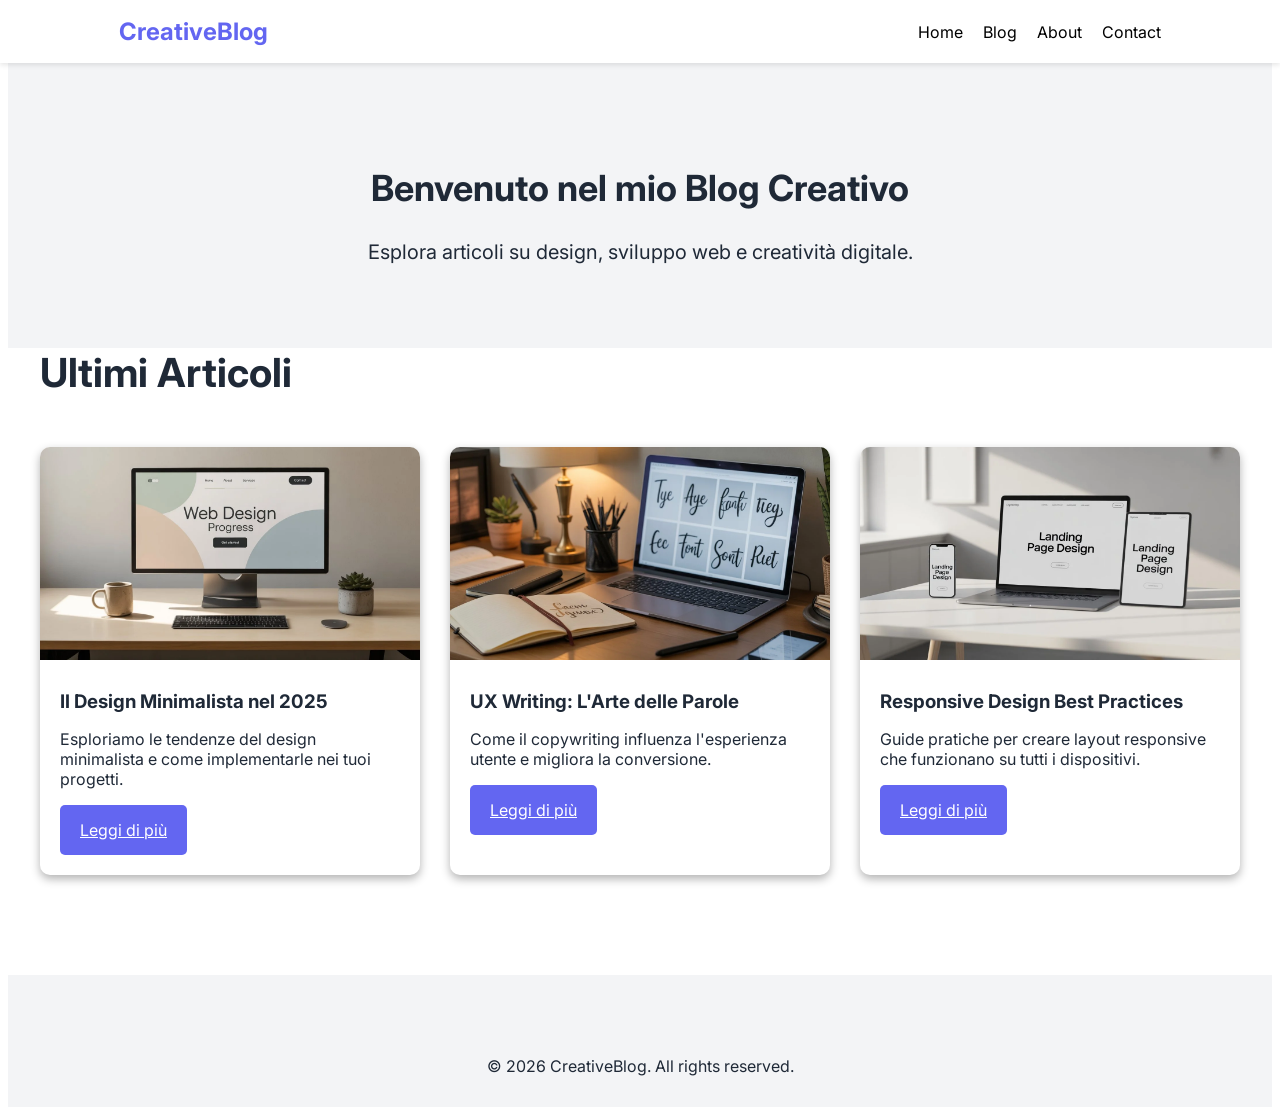
<file: CreativeBlog/html/index.html>
<!DOCTYPE html>
<html lang=it>
	<head>
		<!-- FONT NECESSARI -->
		<link rel="preconnect" href="https://fonts.googleapis.com">
		<link rel="preconnect" href="https://fonts.gstatic.com" crossorigin="">
		<link href="https://fonts.googleapis.com/css2?family=Inter:wght@400;500;600;700&amp;display=swap" rel="stylesheet">
		
		<link rel="stylesheet" href="../css/style.css">
		<meta charset="UTF-8">
		<title>Creative Blog - Portfolio</title>
	</head>
	<body>
		<header class="margine">
			<nav>
				<ul class="nav-list">
					<li class="nav-logo"><a href="index.html" id="logo" class="nav-link">CreativeBlog</a></li>
					<li><a href="index.html" class="nav-link">Home</a></li>
					<li><a href="page2.html" class="nav-link">Blog</a></li>
					<li><a href="page3.html" class="nav-link">About</a></li>
					<li><a href="page4.html" class="nav-link">Contact</a></li>
				</ul>
			</nav>
		</header>
		<main>
			<section class="hero">
				<div class="container fadein-title-index">
					<div class="fadein-title-index">
						<h1>Benvenuto nel mio Blog Creativo</h1>
					</div>
					<div class="fadein-subtitle-index">
						<p>Esplora articoli su design, sviluppo web e creatività digitale.</p>
					</div>
				</div>
			</section>

			<section class="margine">
				<div class="container">
					<h2>Ultimi Articoli</h2>

					<div class="article-box">
						<article class="fadein-article">
							<img src="../immagini/post-1.webp" alt="Il Design Minimalista nel 2025">
							<div class="article-interno">
								<h3>Il Design Minimalista nel 2025</h3>
								<p>Esploriamo le tendenze del design minimalista e come implementarle nei tuoi progetti.</p>
								<a href="article/article1.html" class="button">Leggi di più</a>
							</div>
						</article>

						<article class="fadein-article">
							<img src="../immagini/post-2.webp" alt="UX Writing: L'Arte delle Parole">
							<div class="article-interno">
								<h3>UX Writing: L'Arte delle Parole</h3>
								<p>Come il copywriting influenza l'esperienza utente e migliora la conversione.</p>
								<a href="article/article2.html" class="button">Leggi di più</a>
							</div>
						</article>

						<article class="fadein-article">
							<img src="../immagini/post-3.webp" alt="Responsive Design Best Practices">
							<div class="article-interno">
								<h3>Responsive Design Best Practices</h3>
								<p>Guide pratiche per creare layout responsive che funzionano su tutti i dispositivi.</p>
								<a href="article/article3.html" class="button">Leggi di più</a>
							</div>
						</article>
					</div>
				</div>
			</section>
		</main>	
		<footer>
			<p>&copy; 2026 CreativeBlog. All rights reserved.</p>
		</footer>
	</body>
</html>
</file>
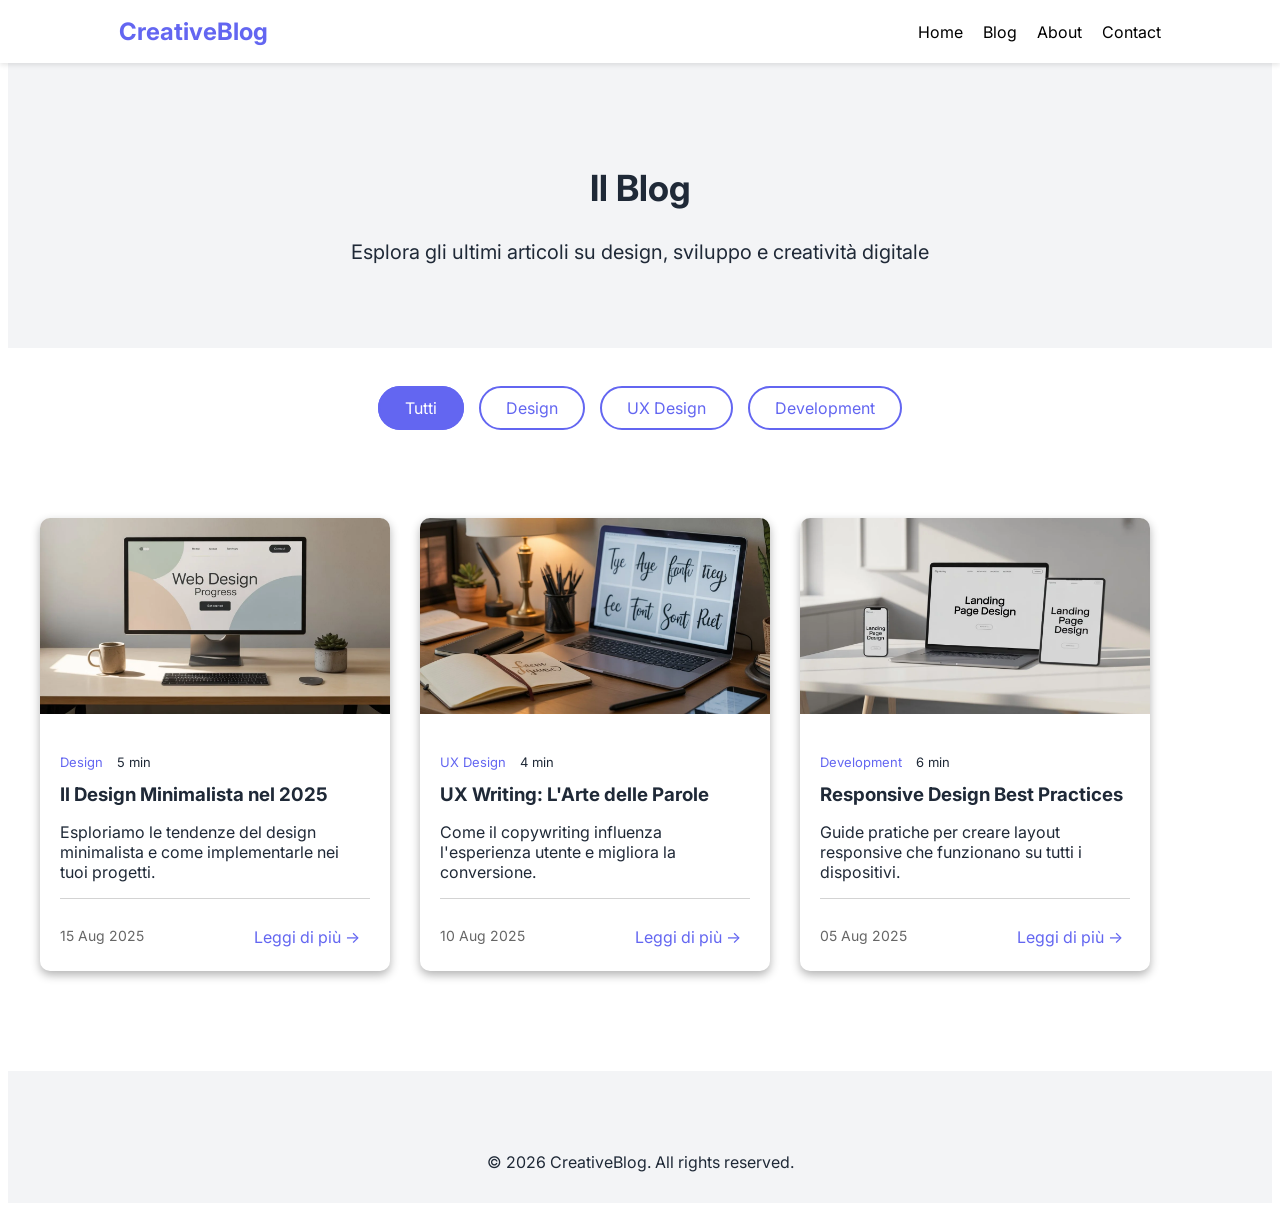
<file: CreativeBlog/html/page2.html>
<!DOCTYPE html>
<html lang="it">
<head>
    <!-- FONT NECESSARI -->
    <link rel="preconnect" href="https://fonts.googleapis.com">
    <link rel="preconnect" href="https://fonts.gstatic.com" crossorigin="">
    <link href="https://fonts.googleapis.com/css2?family=Inter:wght@400;500;600;700&amp;display=swap" rel="stylesheet">
    
    <link rel="stylesheet" href="../css/style.css">
    <meta charset="UTF-8">
    <meta name="viewport" content="width=device-width, initial-scale=1.0">
    <title>Creative Blog - Blog</title>
</head>
<body>
    <header class="margine">
        <nav>
            <ul class="nav-list">
                <li class="nav-logo"><a href="index.html" id="logo" class="nav-link">CreativeBlog</a></li>
                <li><a href="index.html" class="nav-link">Home</a></li>
                <li><a href="page2.html" class="nav-link">Blog</a></li>
                <li><a href="page3.html" class="nav-link">About</a></li>
                <li><a href="page4.html" class="nav-link">Contact</a></li>
            </ul>
        </nav>
    </header>
    <main>
        <section class="hero">
            <div class="container">
                <h1>Il Blog</h1>
                <p>Esplora gli ultimi articoli su design, sviluppo e creatività digitale</p>
            </div>
        </section>
        <section class="margine">
            <div class="menu-categoria fadein-blog-menu">
                <a class="button-categorie" href="page2.html" id="category-active">Tutti</a>
                <a class="button-categorie" href="categorie/categoria1.html">Design</a>
                <a class="button-categorie" href="categorie/categoria2.html">UX Design</a>
                <a class="button-categorie" href="categorie/categoria3.html">Development</a>
            </div>
            <div class="article-box">
                <article class="fadein-article article-blog">
                    <img src="../immagini/post-1.webp" alt="Il Design Minimalista nel 2025">
                    <div class="article-blog-internal">
                        <p class="subtitle-blog"><span class="subtitle-color">Design</span> 5 min</p>
                        <h3>Il Design Minimalista nel 2025</h3>
                        <p>Esploriamo le tendenze del design minimalista e come implementarle nei tuoi progetti.</p>
                        <hr class="hr-blog">
                        <small class="subtitle-blog">15 Aug 2025<span class="link-blog"><a href="article/article1.html">Leggi di più &rarr;</a></span></small>
                        <!-- <a href="article/article1.html" class="button-blog">Leggi di più</a> -->
                    </div>
                </article>

                <article class="fadein-article article-blog">
                    <img src="../immagini/post-2.webp" alt="UX Writing: L'Arte delle Parole">
                    <div class="article-blog-internal">
                        <p class="subtitle-blog"><span class="subtitle-color">UX Design</span> 4 min</p>
                        <h3>UX Writing: L'Arte delle Parole</h3>
                        <p>Come il copywriting influenza l'esperienza utente e migliora la conversione.</p>
                        <hr class="hr-blog">
                        <small class="subtitle-blog">10 Aug 2025<span class="link-blog"><a href="article/article2.html">Leggi di più &rarr;</a></span></small>
                    </div>
                </article>

                <article class="fadein-article article-blog">
                    <img src="../immagini/post-3.webp" alt="Responsive Design Best Practices">
                    <div class="article-blog-internal">
                        <p class="subtitle-blog"><span class="subtitle-color">Development</span> 6 min</p>
                        <h3>Responsive Design Best Practices</h3>
                        <p>Guide pratiche per creare layout responsive che funzionano su tutti i dispositivi.</p>
                        <hr class="hr-blog">
                        <small class="subtitle-blog">05 Aug 2025<span class="link-blog"><a href="article/article3.html">Leggi di più &rarr;</a></span></small>
                    </div>
                </article>
            </div>
        </section>

    </main>
    <footer>
        <p>&copy; 2026 CreativeBlog. All rights reserved.</p>
    </footer>
</body>
</html>
</file>
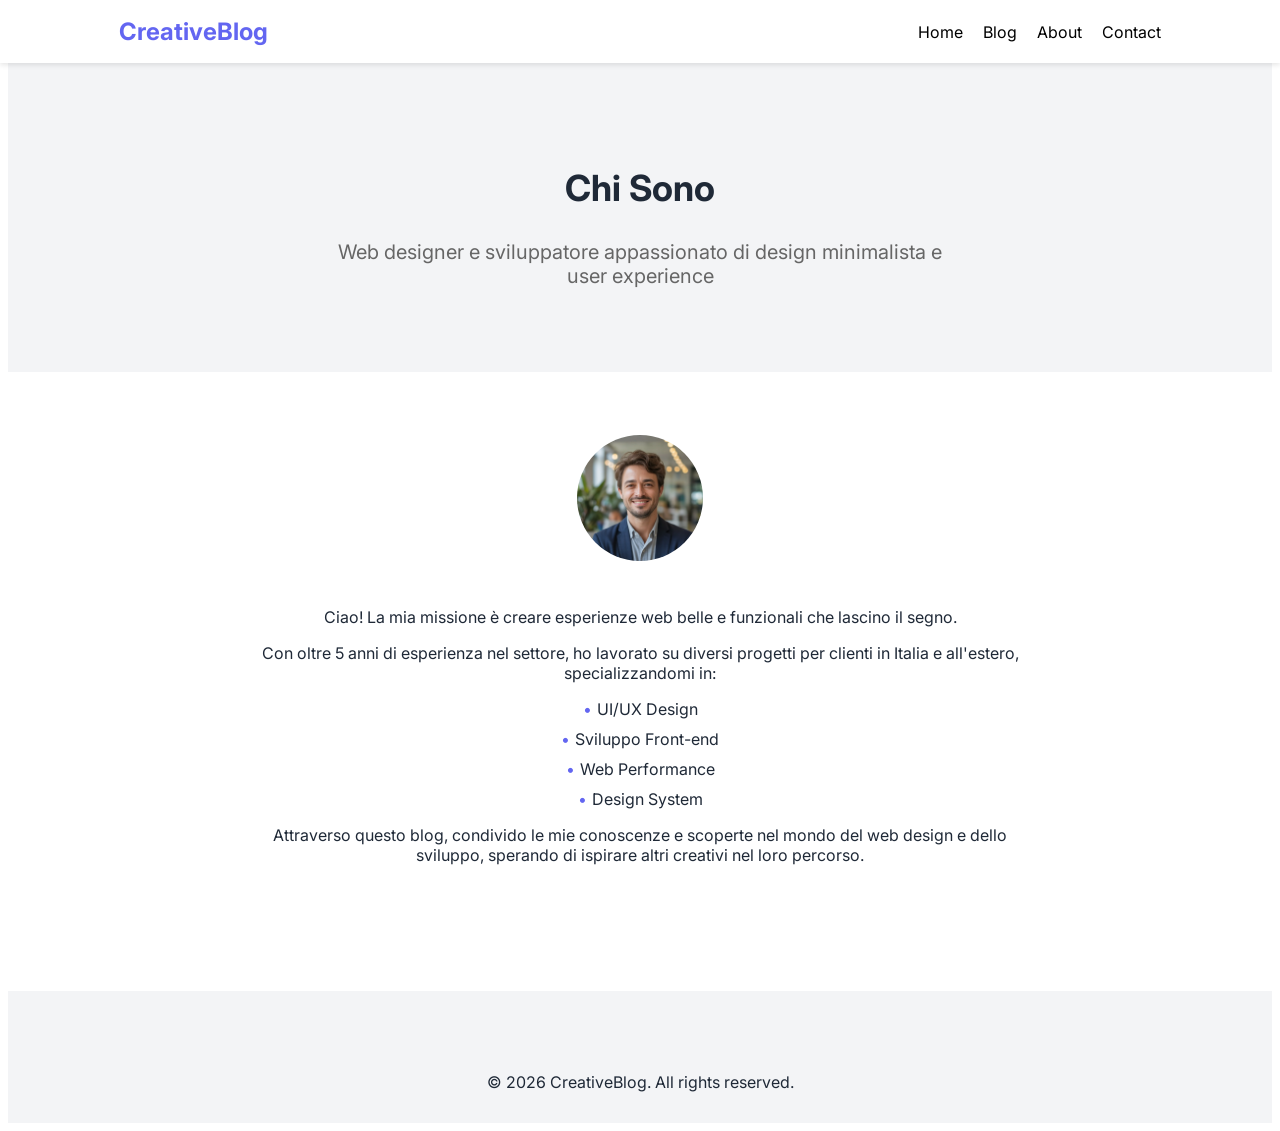
<file: CreativeBlog/html/page3.html>
<!DOCTYPE html>
<html lang="it">
<head>
    <!-- FONT NECESSARI -->
    <link rel="preconnect" href="https://fonts.googleapis.com">
    <link rel="preconnect" href="https://fonts.gstatic.com" crossorigin="">
    <link href="https://fonts.googleapis.com/css2?family=Inter:wght@400;500;600;700&amp;display=swap" rel="stylesheet">
    
    <link rel="stylesheet" href="../css/style.css">
    <meta charset="UTF-8">
    <meta name="viewport" content="width=device-width, initial-scale=1.0">
    <title>Creative Blog - Portfolio</title>
</head>
<body class="page3">
    <header class="margine">
        <nav>
            <ul class="nav-list">
                <li class="nav-logo"><a href="index.html" id="logo" class="nav-link">CreativeBlog</a></li>
                <li><a href="index.html" class="nav-link">Home</a></li>
                <li><a href="page2.html" class="nav-link">Blog</a></li>
                <li><a href="page3.html" class="nav-link">About</a></li>
                <li><a href="page4.html" class="nav-link">Contact</a></li>
            </ul>
        </nav>
    </header>
    <main class="contenuto">
        <section class="hero">
            <div class="container">
                <h1>Chi Sono</h1>
                <p>Web designer e sviluppatore appassionato di design minimalista e <br> user experience</p>
            </div>
        </section>
        <section>
            <img src="../immagini/profile.webp" alt="profile" class="profile">
            <p>Ciao! La mia missione è creare esperienze web belle e funzionali che lascino il segno.</p>
            <p>Con oltre 5 anni di esperienza nel settore, ho lavorato su diversi progetti per clienti in Italia e all'estero, <br> specializzandomi in:</p>
            <ul>
                <li>UI/UX Design</li>
                <li>Sviluppo Front-end</li>
                <li>Web Performance</li>
                <li>Design System</li>
            </ul>
            <p class="">Attraverso questo blog, condivido le mie conoscenze e scoperte nel mondo del web design e dello <br> sviluppo, sperando di ispirare altri creativi nel loro percorso.</p>
        </section>
    </main>
    <footer>
        <p>&copy; 2026 CreativeBlog. All rights reserved.</p>
    </footer>
</body>
</html>
</file>
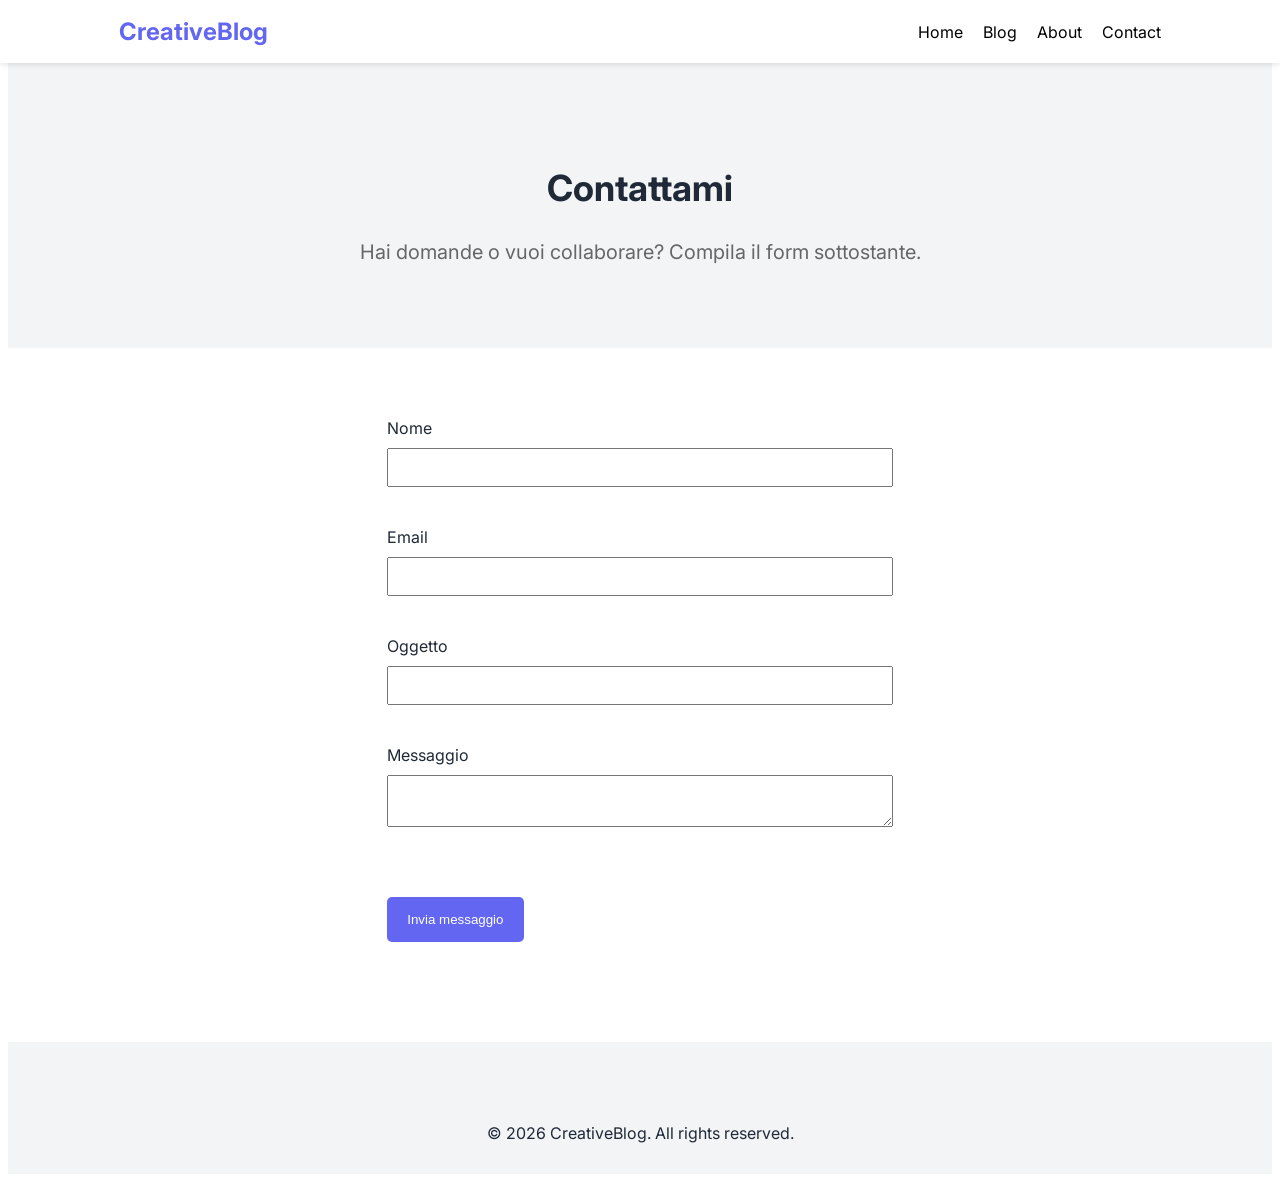
<file: CreativeBlog/html/page4.html>
<!DOCTYPE html>
<html lang="it">
<head>
    <!-- FONT NECESSARI -->
    <link rel="preconnect" href="https://fonts.googleapis.com">
    <link rel="preconnect" href="https://fonts.gstatic.com" crossorigin="">
    <link href="https://fonts.googleapis.com/css2?family=Inter:wght@400;500;600;700&amp;display=swap" rel="stylesheet">
    
    <link rel="stylesheet" href="../css/style.css">
    <meta charset="UTF-8">
    <meta name="viewport" content="width=device-width, initial-scale=1.0">
    <title>Creative Blog - Contact</title>
</head>
<body class="page4">
    <header class="margine">
        <nav>
            <ul class="nav-list">
                <li class="nav-logo"><a href="index.html" id="logo" class="nav-link">CreativeBlog</a></li>
                <li><a href="index.html" class="nav-link">Home</a></li>
                <li><a href="page2.html" class="nav-link">Blog</a></li>
                <li><a href="page3.html" class="nav-link">About</a></li>
                <li><a href="page4.html" class="nav-link">Contact</a></li>
            </ul>
        </nav>
    </header>
    <main>
        <section class="hero">
            <div class="container">
                <h1>Contattami</h1>
                <p>Hai domande o vuoi collaborare? Compila il form sottostante.</p>
            </div>
        </section>
        <section>
            <form>
                <div class="cella-input">
                    <label for="Nome">Nome</label>
                    <input type="text" id="Nome">
                </div>
                
                <div class="cella-input">
                    <label for="Email">Email</label>
                    <input type="email" id="Email">
                </div>
                
                <div class="cella-input">    
                    <label for="Oggetto">Oggetto</label>
                    <input type="text" id="Oggetto">
                </div>
                
                <div class="cella-input">
                    <label for="Messaggio">Messaggio</label>
                    <textarea id="Messaggio"></textarea>
                </div>
                
            </form>
            <button>Invia messaggio</button>
        </section>
    </main>
    <footer>
        <p>&copy; 2026 CreativeBlog. All rights reserved.</p>
    </footer>
</body>
</html>
</file>
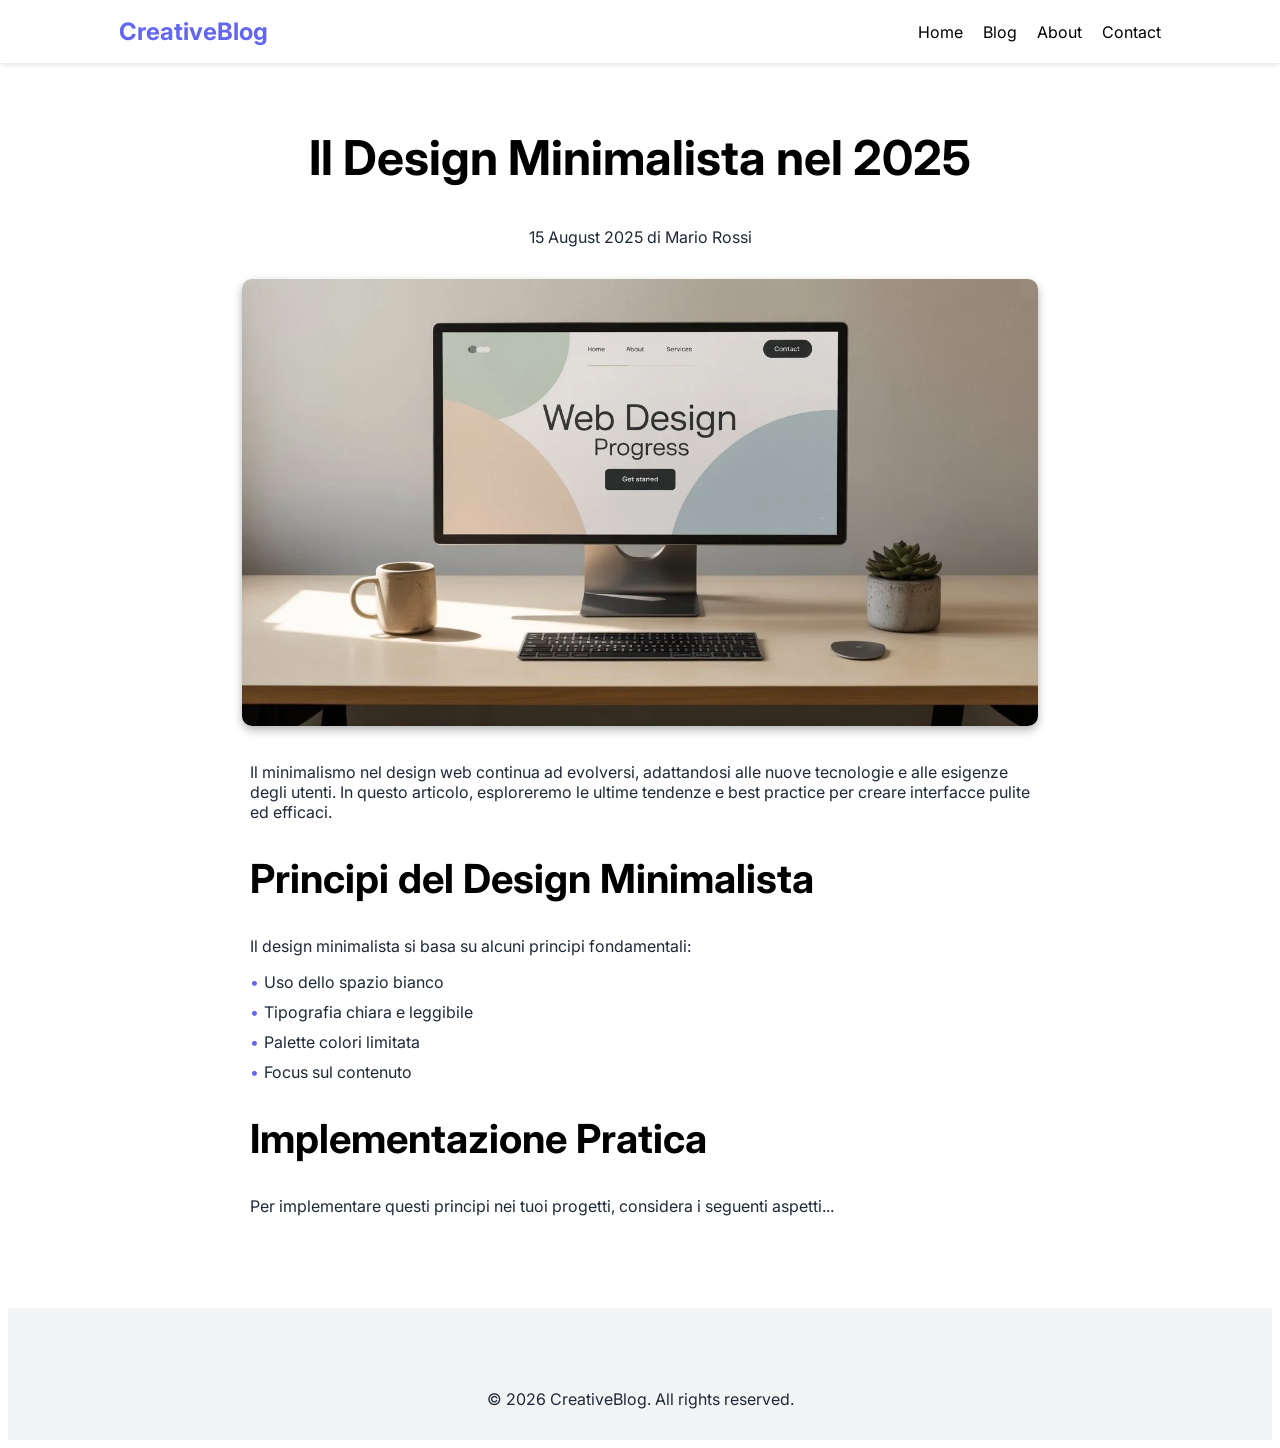
<file: CreativeBlog/html/article/article1.html>
<!DOCTYPE html>
<html lang="it">
<head>
    <!-- FONT NECESSARI -->
    <link rel="preconnect" href="https://fonts.googleapis.com">
    <link rel="preconnect" href="https://fonts.gstatic.com" crossorigin="">
    <link href="https://fonts.googleapis.com/css2?family=Inter:wght@400;500;600;700&amp;display=swap" rel="stylesheet">
    
    <link rel="stylesheet" href="../../css/style.css">
    <meta charset="UTF-8">
    <meta name="viewport" content="width=device-width, initial-scale=1.0">
    <title>Creative Blog - Portfolio</title>
</head>
<body>
    <main>
		<header class="margine">
			<nav>
                <ul class="nav-list">
                    <li class="nav-logo"><a href="index.html" id="logo" class="nav-link">CreativeBlog</a></li>
                    <li><a href="../index.html" class="nav-link">Home</a></li>
                    <li><a href="../page2.html" class="nav-link">Blog</a></li>
                    <li><a href="../page3.html" class="nav-link">About</a></li>
                    <li><a href="../page4.html" class="nav-link">Contact</a></li>
                </ul>
			</nav>
		</header>
        <section class="article">
            <div>
                <h1>Il Design Minimalista nel 2025</h1>
                <p>15 August 2025   di Mario Rossi</p>
                <img src="../../immagini/article/article1.jpg" alt="img_article1">
            </div>
            <div class="p-article">
                <p>Il minimalismo nel design web continua ad evolversi, adattandosi alle nuove tecnologie e alle esigenze <br> degli utenti. In questo articolo, esploreremo le ultime tendenze e best practice per creare interfacce pulite <br> ed efficaci.</p>
                <h2>Principi del Design Minimalista</h2>
                <p>Il design minimalista si basa su alcuni principi fondamentali:</p>
                <ul>
                    <li>Uso dello spazio bianco</li>
                    <li>Tipografia chiara e leggibile</li>
                    <li>Palette colori limitata</li>
                    <li>Focus sul contenuto</li>
                </ul>
                <h2>Implementazione Pratica</h2>
                <p>Per implementare questi principi nei tuoi progetti, considera i seguenti aspetti...</p>
            </div>
        </section>
    </main>
    <footer>
        <p>&copy; 2026 CreativeBlog. All rights reserved.</p>
    </footer>
</body>
</html>
</file>
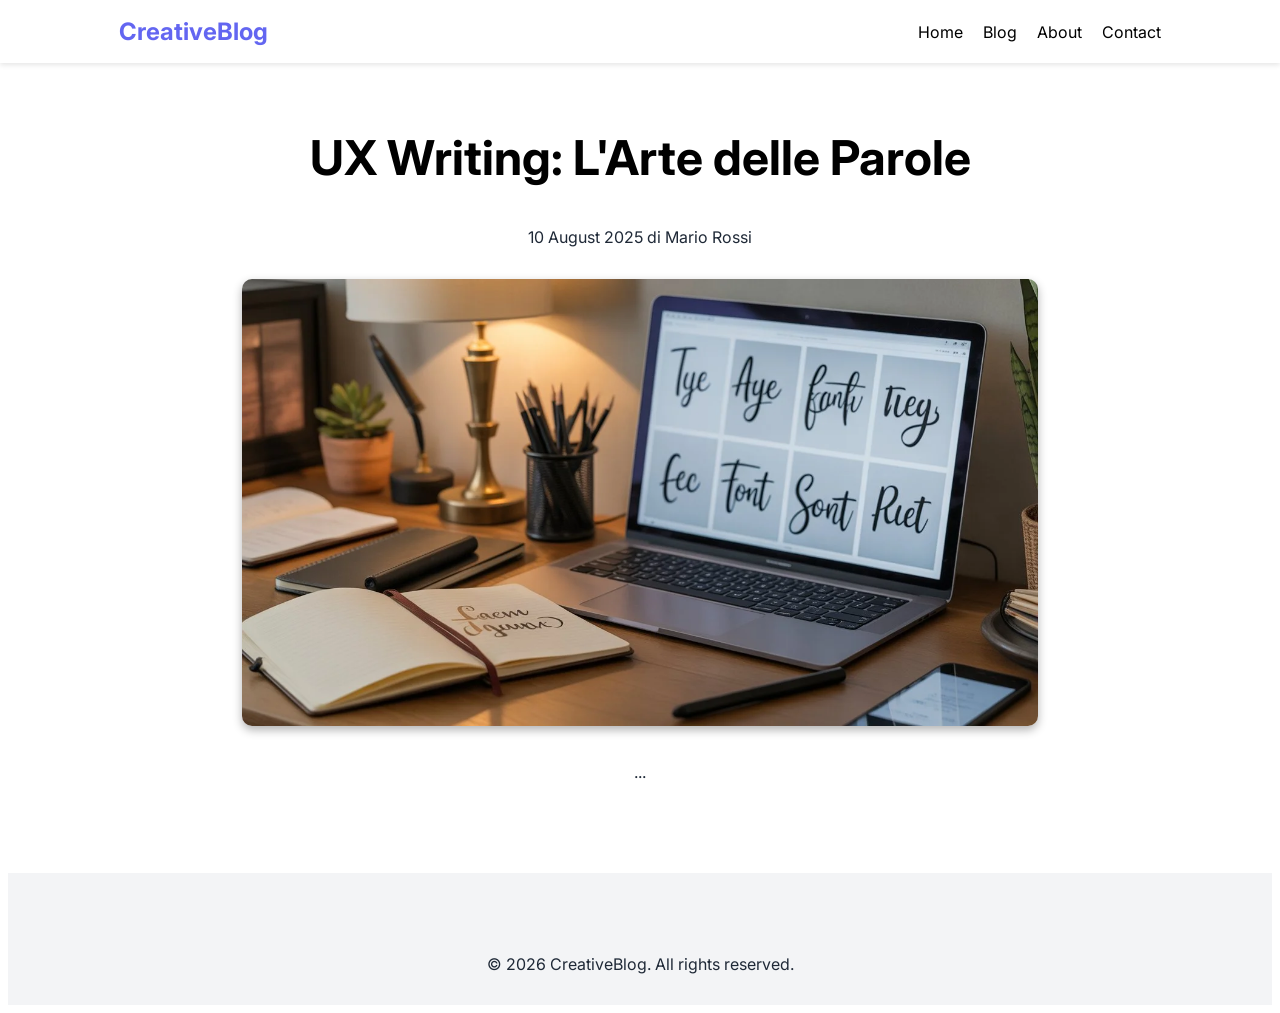
<file: CreativeBlog/html/article/article2.html>
<!DOCTYPE html>
<html lang="it">
<head>
    <!-- FONT NECESSARI -->
    <link rel="preconnect" href="https://fonts.googleapis.com">
    <link rel="preconnect" href="https://fonts.gstatic.com" crossorigin="">
    <link href="https://fonts.googleapis.com/css2?family=Inter:wght@400;500;600;700&amp;display=swap" rel="stylesheet">
    
    <link rel="stylesheet" href="../../css/style.css">
    <meta charset="UTF-8">
    <meta name="viewport" content="width=device-width, initial-scale=1.0">
    <title>Creative Blog - Portfolio</title>
</head>
<body>
    <main>
		<header class="margine">
			<nav>
                <ul class="nav-list">
                    <li class="nav-logo"><a href="index.html" id="logo" class="nav-link">CreativeBlog</a></li>
                    <li><a href="../index.html" class="nav-link">Home</a></li>
                    <li><a href="../page2.html" class="nav-link">Blog</a></li>
                    <li><a href="../page3.html" class="nav-link">About</a></li>
                    <li><a href="../page4.html" class="nav-link">Contact</a></li>
                </ul>
			</nav>
		</header>
        <section class="article">
            <div>
                <h1>UX Writing: L'Arte delle Parole</h1>
                <p>10 August 2025   di Mario Rossi</p>
                <img src="../../immagini/article/article2.jpg" alt="img_article2">
            </div>
            <div class="p-article">
                <p>...</p>
            </div>
        </section>
    </main>
    <footer>
        <p>&copy; 2026 CreativeBlog. All rights reserved.</p>
    </footer>
</body>
</html>
</file>
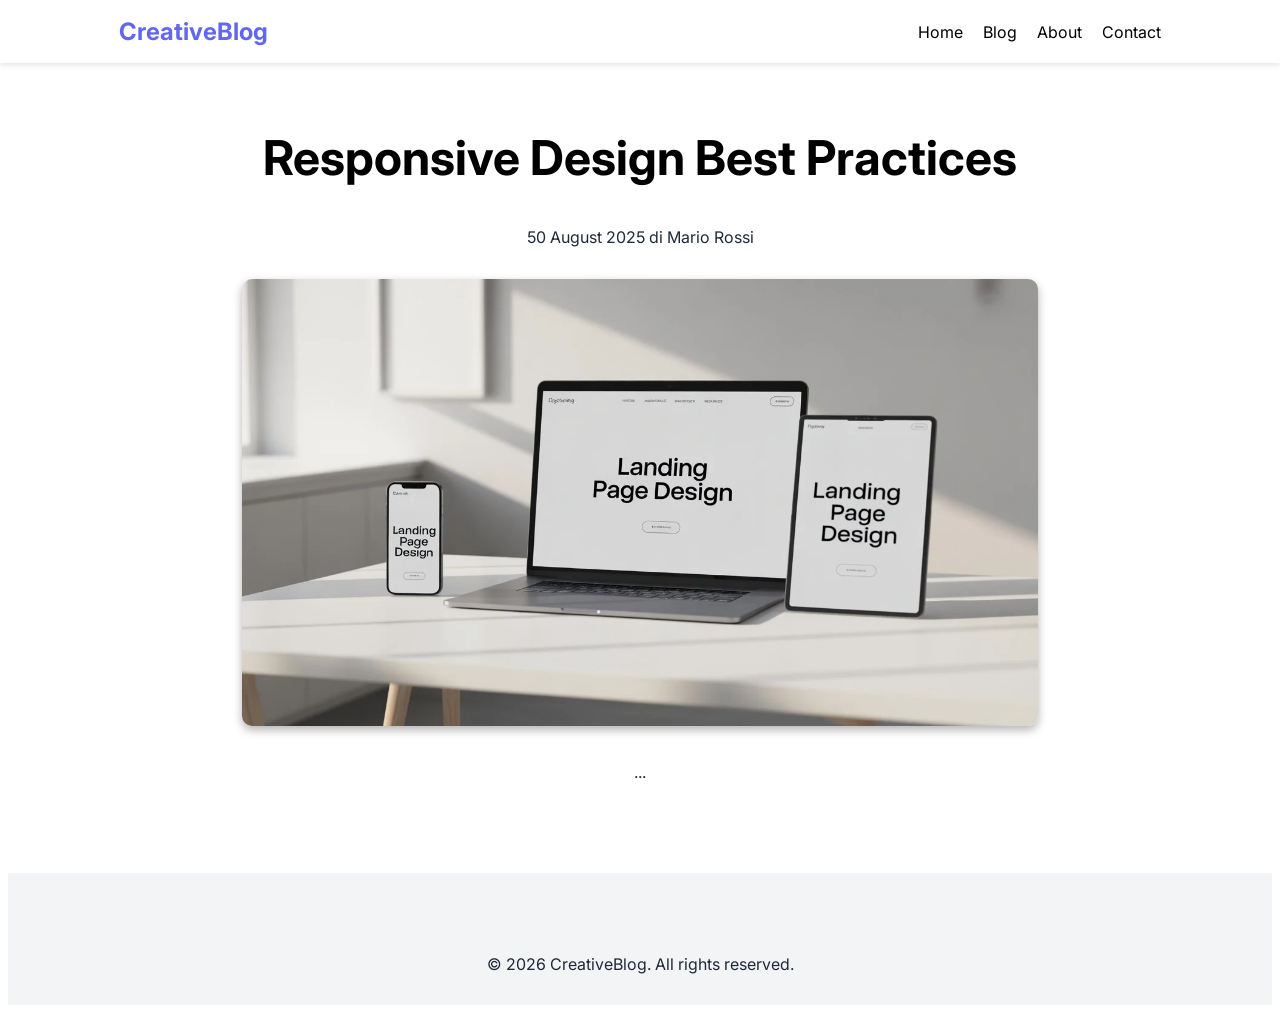
<file: CreativeBlog/html/article/article3.html>
<!DOCTYPE html>
<html lang="it">
<head>
    <!-- FONT NECESSARI -->
    <link rel="preconnect" href="https://fonts.googleapis.com">
    <link rel="preconnect" href="https://fonts.gstatic.com" crossorigin="">
    <link href="https://fonts.googleapis.com/css2?family=Inter:wght@400;500;600;700&amp;display=swap" rel="stylesheet">
    
    <link rel="stylesheet" href="../../css/style.css">
    <meta charset="UTF-8">
    <meta name="viewport" content="width=device-width, initial-scale=1.0">
    <title>Creative Blog - Portfolio</title>
</head>
<body>
    <main>
		<header class="margine">
			<nav>
                <ul class="nav-list">
                    <li class="nav-logo"><a href="index.html" id="logo" class="nav-link">CreativeBlog</a></li>
                    <li><a href="../index.html" class="nav-link">Home</a></li>
                    <li><a href="../page2.html" class="nav-link">Blog</a></li>
                    <li><a href="../page3.html" class="nav-link">About</a></li>
                    <li><a href="../page4.html" class="nav-link">Contact</a></li>
                </ul>
			</nav>
		</header>
        <section class="article">
            <div>
                <h1>Responsive Design Best Practices</h1>
                <p>50 August 2025   di Mario Rossi</p>
                <img src="../../immagini/article/article3.jpg" alt="img_article3">
            </div>
            <div class="p-article">
                <p>...</p>
            </div>
        </section>
    </main>
    <footer>
        <p>&copy; 2026 CreativeBlog. All rights reserved.</p>
    </footer>
</body>
</html>
</file>
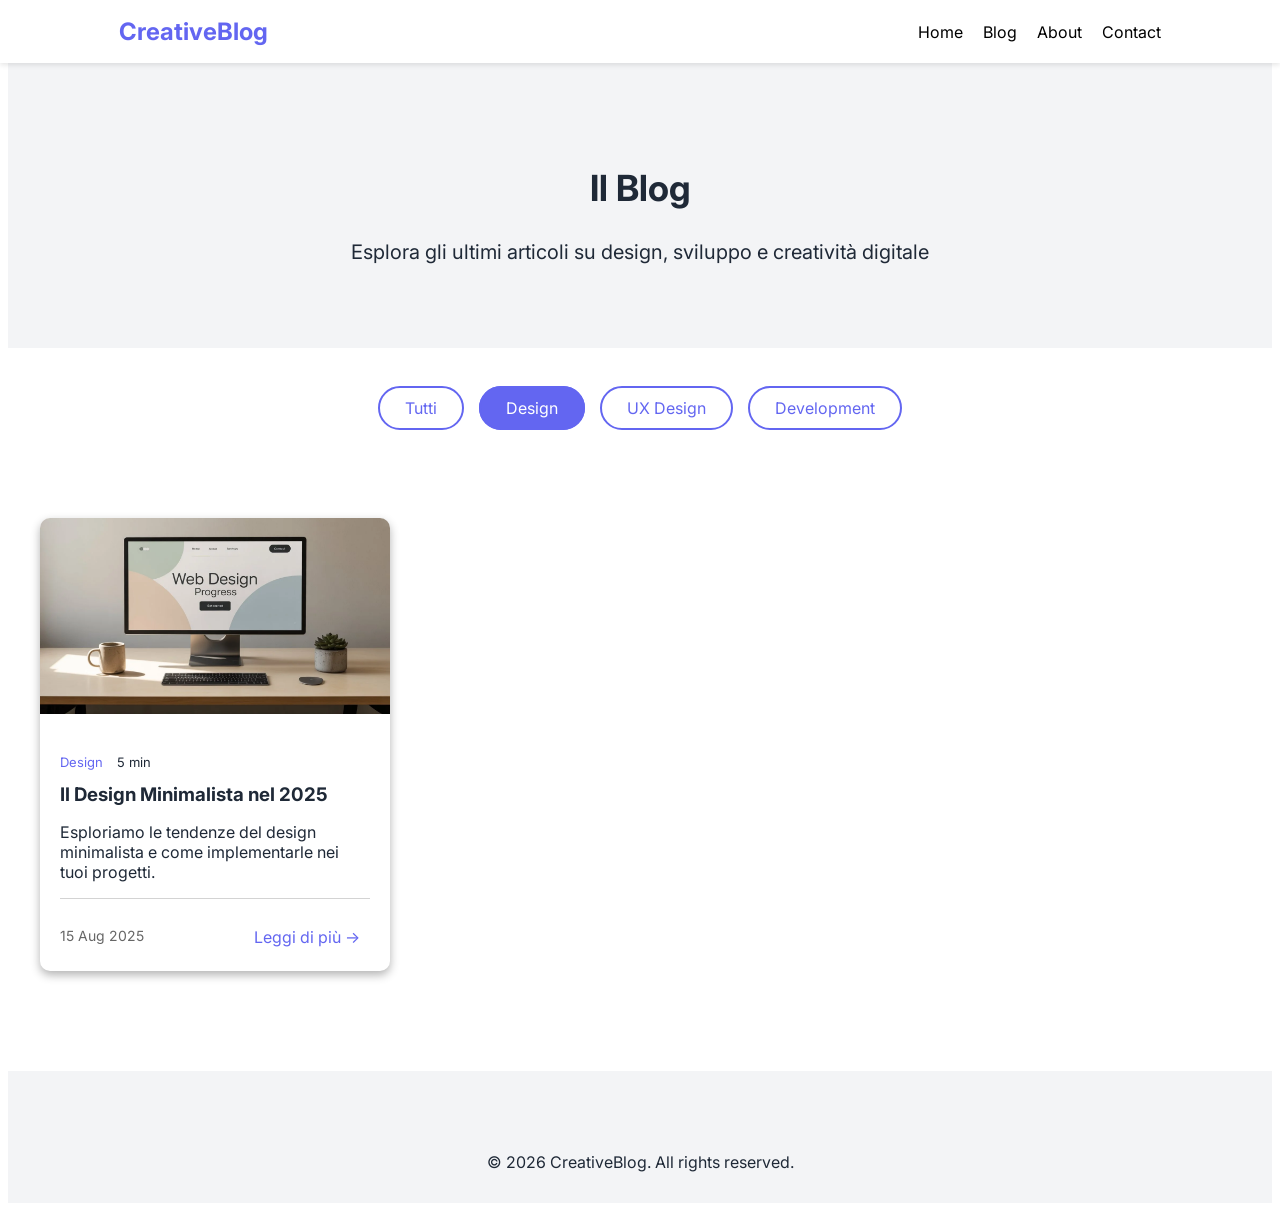
<file: CreativeBlog/html/categorie/categoria1.html>
<!DOCTYPE html>
<html lang="it">
<head>
    <!-- FONT NECESSARI -->
    <link rel="preconnect" href="https://fonts.googleapis.com">
    <link rel="preconnect" href="https://fonts.gstatic.com" crossorigin="">
    <link href="https://fonts.googleapis.com/css2?family=Inter:wght@400;500;600;700&amp;display=swap" rel="stylesheet">
    
    <link rel="stylesheet" href="../../css/style.css">
    <meta charset="UTF-8">
    <meta name="viewport" content="width=device-width, initial-scale=1.0">
    <title>Creative Blog - Blog</title>
</head>
<body>
    <header class="margine">
        <nav>
            <ul class="nav-list">
                <li class="nav-logo"><a href="index.html" id="logo" class="nav-link">CreativeBlog</a></li>
                <li><a href="../index.html" class="nav-link">Home</a></li>
                <li><a href="../page2.html" class="nav-link">Blog</a></li>
                <li><a href="../page3.html" class="nav-link">About</a></li>
                <li><a href="../page4.html" class="nav-link">Contact</a></li>
            </ul>
        </nav>
    </header>
    <main>
        <section class="hero">
            <div class="container">
                <h1>Il Blog</h1>
                <p>Esplora gli ultimi articoli su design, sviluppo e creatività digitale</p>
            </div>
        </section>
        <section class="margine">
            <div class="menu-categoria">
                <a class="button-categorie" href="../page2.html">Tutti</a>
                <a class="button-categorie" id="category-active" href="categoria1.html">Design</a>
                <a class="button-categorie" href="categoria2.html">UX Design</a>
                <a class="button-categorie" href="categoria3.html">Development</a>
            </div>

            <div class="article-box">
                <article class="fadein-article article-blog">
                    <img src="../../immagini/post-1.webp" alt="Il Design Minimalista nel 2025">
                    <div class="article-blog-internal">
                        <p class="subtitle-blog"><span class="subtitle-color">Design</span> 5 min</p>
                        <h3>Il Design Minimalista nel 2025</h3>
                        <p>Esploriamo le tendenze del design minimalista e come implementarle nei tuoi progetti.</p>
                        <hr class="hr-blog">
                        <small class="subtitle-blog">15 Aug 2025<span class="link-blog"><a href="../article/article1.html">Leggi di più &rarr;</a></span></small>
                        <!-- <a href="article/article1.html" class="button-blog">Leggi di più</a> -->
                    </div>
                </article>
            </div>
        </section>
    </main>
    <footer>
        <p>&copy; 2026 CreativeBlog. All rights reserved.</p>
    </footer>
</body>
</html>
</file>
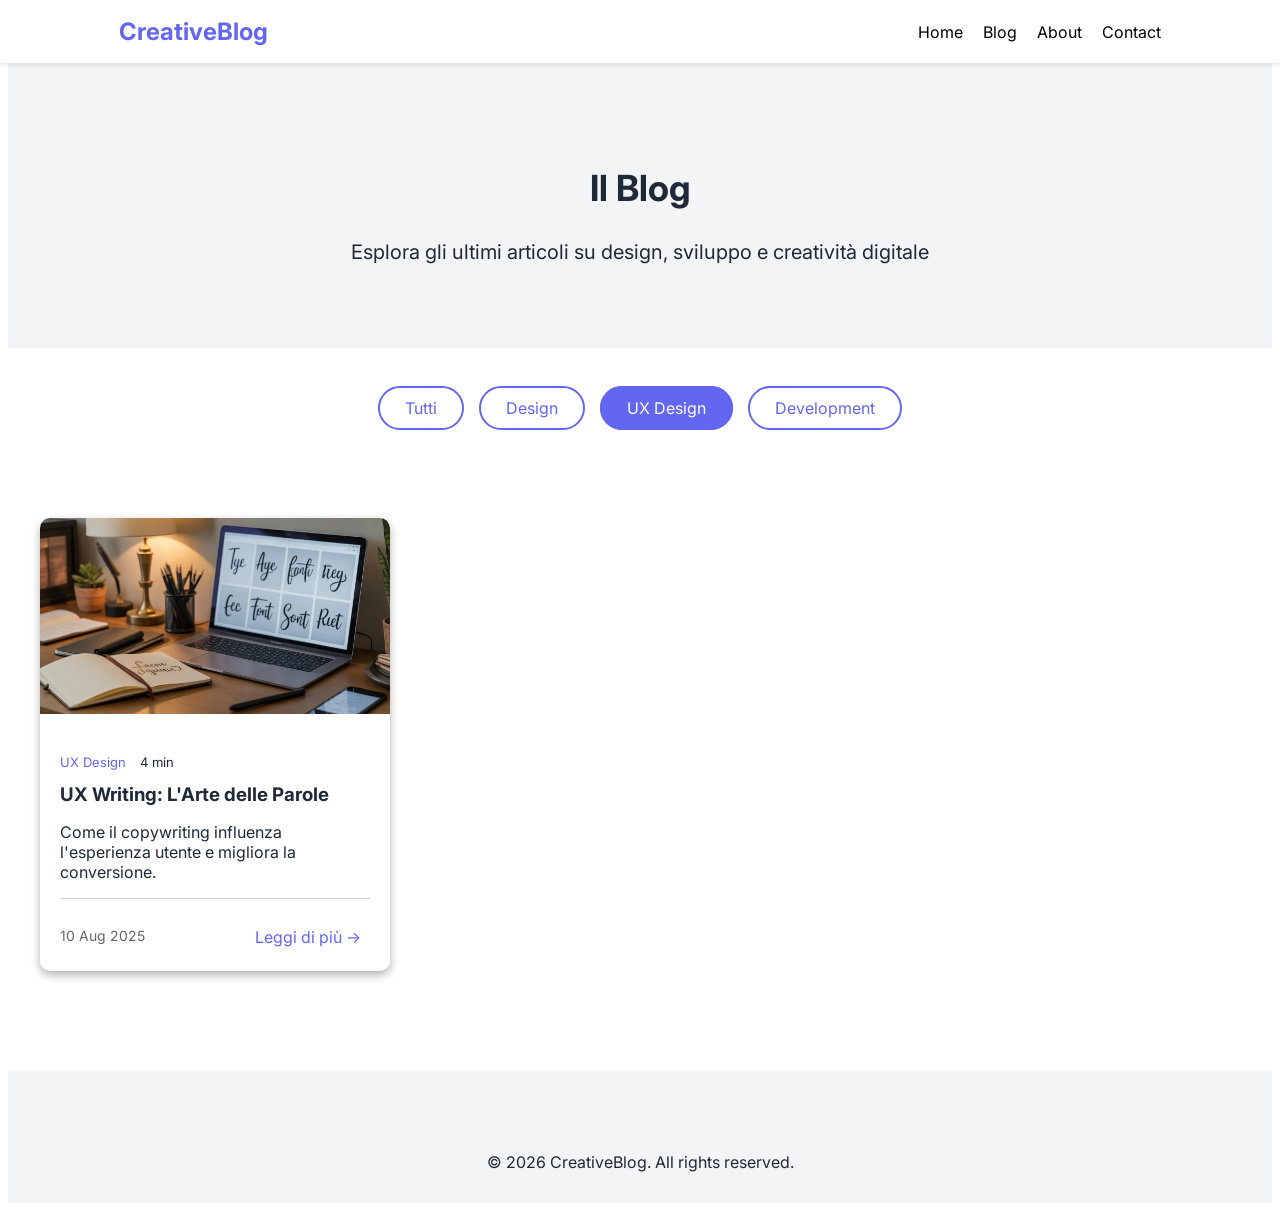
<file: CreativeBlog/html/categorie/categoria2.html>
<!DOCTYPE html>
<html lang="it">
<head>
    <!-- FONT NECESSARI -->
    <link rel="preconnect" href="https://fonts.googleapis.com">
    <link rel="preconnect" href="https://fonts.gstatic.com" crossorigin="">
    <link href="https://fonts.googleapis.com/css2?family=Inter:wght@400;500;600;700&amp;display=swap" rel="stylesheet">
    
    <link rel="stylesheet" href="../../css/style.css">
    <meta charset="UTF-8">
    <meta name="viewport" content="width=device-width, initial-scale=1.0">
    <title>Creative Blog - Blog</title>
</head>
<body>
    <header class="margine">
        <nav>
            <ul class="nav-list">
                <li class="nav-logo"><a href="index.html" id="logo" class="nav-link">CreativeBlog</a></li>
                <li><a href="../index.html" class="nav-link">Home</a></li>
                <li><a href="../page2.html" class="nav-link">Blog</a></li>
                <li><a href="../page3.html" class="nav-link">About</a></li>
                <li><a href="../page4.html" class="nav-link">Contact</a></li>
            </ul>
        </nav>
    </header>
    <main>
        <section class="hero">
            <div class="container">
                <h1>Il Blog</h1>
                <p>Esplora gli ultimi articoli su design, sviluppo e creatività digitale</p>
            </div>
        </section>
        <section class="margine">
            <div class="menu-categoria">
                <a class="button-categorie" href="../page2.html" class="bu">Tutti</a>
                <a class="button-categorie" href="categoria1.html">Design</a>
                <a class="button-categorie" href="categoria2.html" id="category-active">UX Design</a>
                <a class="button-categorie" href="categoria3.html">Development</a>
            </div>
            
            <div class="article-box">
                <article class="fadein-article article-blog">
                    <img src="../../immagini/post-2.webp" alt="UX Writing: L'Arte delle Parole">
                    <div class="article-blog-internal">
                        <p class="subtitle-blog"><span class="subtitle-color">UX Design</span> 4 min</p>
                        <h3>UX Writing: L'Arte delle Parole</h3>
                        <p>Come il copywriting influenza l'esperienza utente e migliora la conversione.</p>
                        <hr class="hr-blog">
                        <small class="subtitle-blog">10 Aug 2025<span class="link-blog"><a href="../article/article2.html">Leggi di più &rarr;</a></span></small>
                    </div>
                </article>
            </div>
        </section>
    </main>
    <footer>
        <p>&copy; 2026 CreativeBlog. All rights reserved.</p>
    </footer>
</body>
</html>
</file>
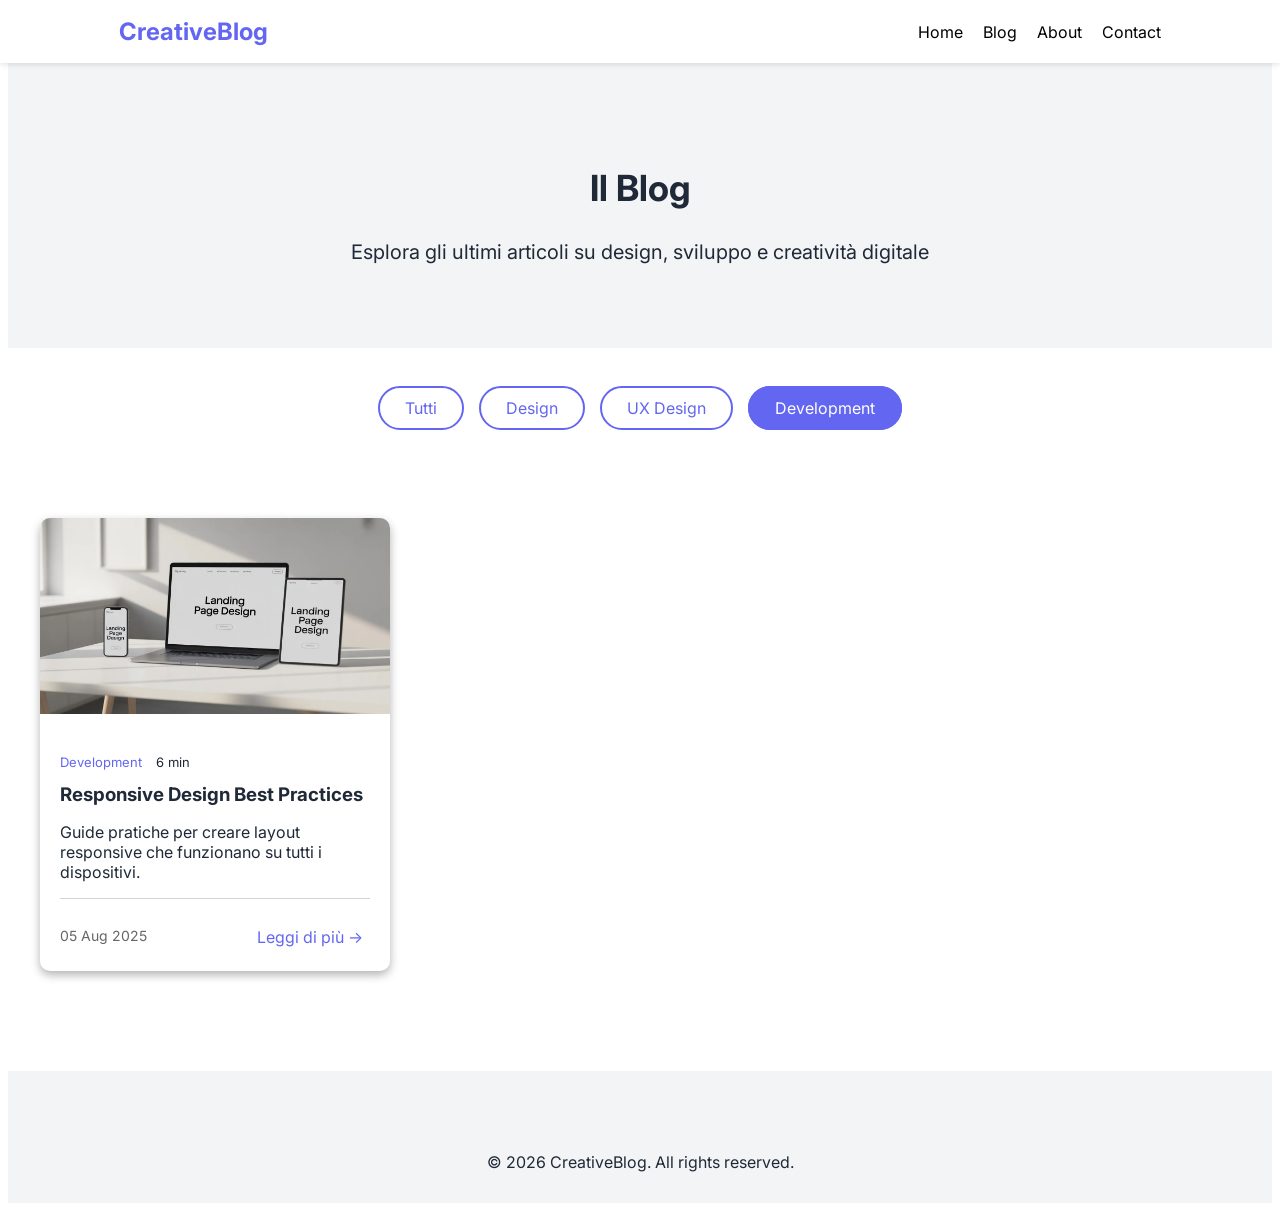
<file: CreativeBlog/html/categorie/categoria3.html>
<!DOCTYPE html>
<html lang="it">
<head>
    <!-- FONT NECESSARI -->
    <link rel="preconnect" href="https://fonts.googleapis.com">
    <link rel="preconnect" href="https://fonts.gstatic.com" crossorigin="">
    <link href="https://fonts.googleapis.com/css2?family=Inter:wght@400;500;600;700&amp;display=swap" rel="stylesheet">
    
    <link rel="stylesheet" href="../../css/style.css">
    <meta charset="UTF-8">
    <meta name="viewport" content="width=device-width, initial-scale=1.0">
    <title>Creative Blog - Blog</title>
</head>
<body>
    <header class="margine">
        <nav>
            <ul class="nav-list">
                <li class="nav-logo"><a href="index.html" id="logo" class="nav-link">CreativeBlog</a></li>
                <li><a href="../index.html" class="nav-link">Home</a></li>
                <li><a href="../page2.html" class="nav-link">Blog</a></li>
                <li><a href="../page3.html" class="nav-link">About</a></li>
                <li><a href="../page4.html" class="nav-link">Contact</a></li>
            </ul>
        </nav>
    </header>
    <main>
        <section class="hero">
            <div class="container">
                <h1>Il Blog</h1>
                <p>Esplora gli ultimi articoli su design, sviluppo e creatività digitale</p>
            </div>
        </section>
        <section class="margine">
            <div class="menu-categoria">
                <a class="button-categorie" href="../page2.html" class="">Tutti</a>
                <a class="button-categorie" href="categoria1.html">Design</a>
                <a class="button-categorie" href="categoria2.html">UX Design</a>
                <a class="button-categorie" href="categoria3.html" id="category-active">Development</a>
            </div>
            <div class="article-box">
                <article class="fadein-article article-blog">
                    <img src="../../immagini/post-3.webp" alt="Responsive Design Best Practices">
                    <div class="article-blog-internal">
                        <p class="subtitle-blog"><span class="subtitle-color">Development</span> 6 min</p>
                        <h3>Responsive Design Best Practices</h3>
                        <p>Guide pratiche per creare layout responsive che funzionano su tutti i dispositivi.</p>
                        <hr class="hr-blog">
                        <small class="subtitle-blog">05 Aug 2025<span class="link-blog"><a href="../article/article3.html">Leggi di più &rarr;</a></span></small>
                    </div>
                </article>
            </div>
        </section>
    </main>
    <footer>
        <p>&copy; 2026 CreativeBlog. All rights reserved.</p>
    </footer>
</body>
</html>
</file>
<file: CreativeBlog/css/style.css>
body{
	font-family: 'Inter', sans-serif;
	text-align: center;
	color: #1f2937;
	background-color: white;
}

.hero {
	padding-top: 8rem;
    padding: 8rem 0 4rem 0;
	font-size: 1.5rem;
    text-align: center;
    background-color: #f3f4f6;
}

.hero p{
	font-size: 1.25rem;
}

nav {
	background-color: white;
	align-items: center;
	display: flex;
	justify-content: space-between;

	position: fixed;
	top: 0;
	left: 0;
	width: 100%;
	height: 7%;
	padding: 30px 8.5%;
	box-sizing: border-box;
	z-index: 1000;
	box-shadow: 0 2px 5px rgba(0,0,0,0.1);
}

.nav-list {
	list-style: none;
	display: flex;
	align-items: center;
	width: 100%;
	margin: 0;
	padding: 0;
}

.nav-list li {
	margin-bottom: 0;
}

.nav-list li::before {
	content: none;
}

.nav-logo {
	margin-right: auto;
}

.nav-link {
	color: black;
	text-decoration: none;
	padding: 10px;
}

#logo{
	color: #6366f1;
	text-decoration: none;
	font-weight: 700;
	font-size: 1.5rem;
}

.margine {
	max-width: 1200px;
	margin: 0 auto;
	padding: 0 20px;
}

.container h2 {
	margin-top: 0;
	text-align: left;
	font-size: 2.5rem;
	font-weight: 700;
}

.article-box {
	display: flex;
	flex-wrap: wrap;
	flex-direction: row;
	padding: 0%;
	justify-content: flex-start; 
	gap: 30px;
	margin-top: 50px;
	margin-bottom: 100px;
}

article {
	flex: 1 1 auto;
	max-width: 380px;
	display: flex;
	flex-direction: column;

	padding: 0 0 20px 0;
	border-radius: 10px;
	overflow: hidden;
	text-align: left;
	transition: transform 0.3s ease, box-shadow 0.3s ease;
}

/*SEZIONE PER BLOG*/

.article-blog {
	flex: 1 1 auto;
	max-width:350px;
	display: flex;
	flex-direction: column;

	padding: 0 0 20px 0;
	border-radius: 10px;
	overflow: hidden;
	text-align: left;
	transition: transform 0.3s ease, box-shadow 0.3s ease;
}

.article-blog-internal {
	padding: 0px 20px;
}

.article-blog-internal h3 {
	margin-top: 0px;
	padding-top: 0px;
	margin-bottom: 10px;
}

.subtitle-blog {
	font-size: 13px;
}

p.subtitle-blog {
	margin-top: 40px;
}

small.subtitle-blog {
	font-size: 14px;
	display: flex;
	justify-content: left;
	color: #666;
	margin-bottom: 4px;
	padding-top: 20px;
}

.hr-blog {
	border: none;
	background-color: lightgray;
	height: .5px;
}

.button-blog {
	color: #6366f1;
}

.link-blog {
	font-weight: 700px;
}

.link-blog a {
	padding-left: 110px;
	text-decoration: none;
	font-size: 16px;
	color: #6366f1;

}

/*FINE SEZIONE PER IL BLOG*/

article:hover {
    transform: translateY(-5px) ;
    box-shadow: 0 10px 20px rgba(0,0,0,0.2);
}

.article-interno {
	padding: 0px 20px;
}

.button {
	color: white;
	padding: 15px 20px;
	border-radius: 5px;
	background: #6366f1;
	display: inline-block;
}



footer {
	padding: 15px;
	background-color: #f3f4f6;
}

footer p {
	padding: 50px 0 0 0;
}

article {
    box-shadow: 0px 4px 10px rgba(0, 0, 0, 0.3);
}

/* -------------------------------------------------------------------------------------------------- PAGINA 3 - ABOUT -----------------------------------------------------------------------------------------------*/
.profile{
	margin-top: 5%;
	margin-bottom: 2%;
	width: 10%;
	height: auto;
	border-radius: 50%;
}

li {
	margin-bottom: 10px;
}

ul {
  list-style: none;
  padding: 0;
}

ul li::before {
  content: "•";
  color: #6366f1;
  margin-right: 5px;
}

.page3 .hero p{
	color: #666;
}

.contenuto {
	margin-bottom: 10%;
}

/* -------------------------------------------------------------------------------------------------- PAGINA 4 - CONTACT -----------------------------------------------------------------------------------------------*/

.page4 .hero p{
	color: #666;
}

/* -------------------------------------------------------------------------------------------------------- ARTICLE 1 ------------------------------------------------------------------------------------------------*/

.article {
	margin-top: 8rem;
	margin-bottom: 6%;
}

.article h1 {
	font-size: 3rem;
	font-weight: 700;
	color: black;
}
.article p li{
	margin-top: 1rem;
	color: #666;
}

.article img {
	margin-top: 1rem;
	margin-bottom: 1rem;
	width: 63%;
	height: auto;
	border-radius: 10px;
	box-shadow: 0px 4px 10px rgba(0, 0, 0, 0.3);
}

.p-article {
	text-align: left;
	display:inline-block;
	justify-content: center;
}

.p-article h2 {
	font-size: 2.5rem;
	font-weight: 700;
	color: black;
	margin-top: 2rem;
}

.menu-categoria {
	padding: 50px 50px;
}

.button-categorie {
	text-decoration: none;
	color: #6366f1;
	padding: 10px 25px;
	background: white;
	border: #6366f1;
	border-style:solid;
	border-width: 2.5px;
	border-radius: 50px;
}

#category-active {
	background-color: #6366f1;
	color: white;
}

.menu-categoria a {
	margin: 0.5%;
}

.subtitle-color {
	color:#6366f1;
	display: inline-block;
	padding-right: 10px;
}

p.subtitle {
	display: flex;
	justify-content: left;
	color: #666;
	margin-bottom: 4px;
}

.article-interno h3 {
	margin-top: 30px;
	margin-bottom: 10px;
}

/* ------------------------------------------ PAGE4.html  ------------------------------------------------------------------------------------------------*/

form {
	display: flex;
	flex-direction: column;
	text-align: left;
	margin: 50px 0;
}

.cella-input {
	display: flex;
	flex-direction: column;
	margin: 20px 30%;
}

label {
	padding-bottom: 10px;
}

input,
textarea {
	padding: 10px;
	color: lightgray;
}

button {
	display: flex;
	margin: 0 30%;
	margin-bottom: 100px;
	padding: 15px 20px;
	color: white;
	background-color: #6366f1;
	border: none;
	border-radius: 5px;
}



/* ----------------------------- PROVO ANIMAZIONI CON KEYFRAMES  ------------------------------------------------------------------------------------------------*/

@keyframes fadeIn {
  from {
    opacity: 0;
    transform: translateY(10px);
  }
  to {
    opacity: 1;
    transform: translateY(0);
  }
}
@keyframes fadeIn-article {
  from {
    opacity: 0;
    transform: translateY(35px);
  }
  to {
    opacity: 1;
    transform: translateY(0);
  }
}

.fadein-title-index {
	opacity: 0;
	animation: fadeIn 1s ease forwards;
}

.fadein-subtitle-index
{
	opacity: 0;
	animation: fadeIn 1s ease forwards;
	animation-delay: 0.3s;
}

.fadein-article {
	opacity: 0;
	animation: fadeIn-article 0.5s ease forwards;
}

/* ----------------------------- RESPONSIVE -------------------------------------------------- */

@media screen and (max-width: 1024px) {
	.margine {
		max-width: 960px;
		padding: 0 16px;
	}

	.container h2 {
		font-size: 2rem;
	}

	.article-box {
		gap: 22px;
	}

	article,
	.article-blog {
		max-width: 320px;
	}

	nav {
		padding: 18px 6%;
	}
}

@media screen and (max-width: 768px) {
	.hero {
		padding: 4rem 0 2rem 0;
		font-size: 1.125rem;
	}

	nav {
		position: relative;
		height: auto;
		flex-direction: column;
		align-items: flex-start;
		padding: 12px 5%;
	}

	.nav-list {
		flex-direction: column;
		align-items: flex-start;
		gap: 8px;
		width: 100%;
		margin-top: 8px;
	}

	.nav-logo {
		margin: 0 0 8px 0;
		width: 100%;
		text-align: left;
	}

	.nav-link {
		padding: 8px 0;
	}

	.article-box {
		flex-direction: column;
		align-items: center;
		margin-top: 30px;
	}

	article,
	.article-blog {
		width: 100%;
		max-width: 100%;
	}

	.article img {
		width: 100%;
		height: auto;
		margin: 0 0 1rem 0;
	}

	.profile {
		width: 30%;
		margin: 2rem auto;
	}

	.menu-categoria {
		padding: 20px;
	}

	.cella-input {
		margin: 20px 8%;
	}

	button {
		margin: 0 8% 100px 8%;
	}
}

@media screen and (max-width: 480px) {
	body {
		font-size: 14px;
	}

	.container h2 {
		font-size: 1.6rem;
	}

	.hero {
		padding-top: 3rem;
	}

	nav {
		padding: 10px 4%;
	}

	#logo {
		font-size: 1.2rem;
	}

	.nav-link {
		font-size: 14px;
	}

	.article h1 {
		font-size: 2rem;
	}

	.p-article h2 {
		font-size: 1.6rem;
	}

	.profile {
		width: 40%;
	}

	.menu-categoria {
		padding: 12px;
	}

	.button-categorie {
		padding: 8px 16px;
		font-size: 14px;
	}
}
</file>
